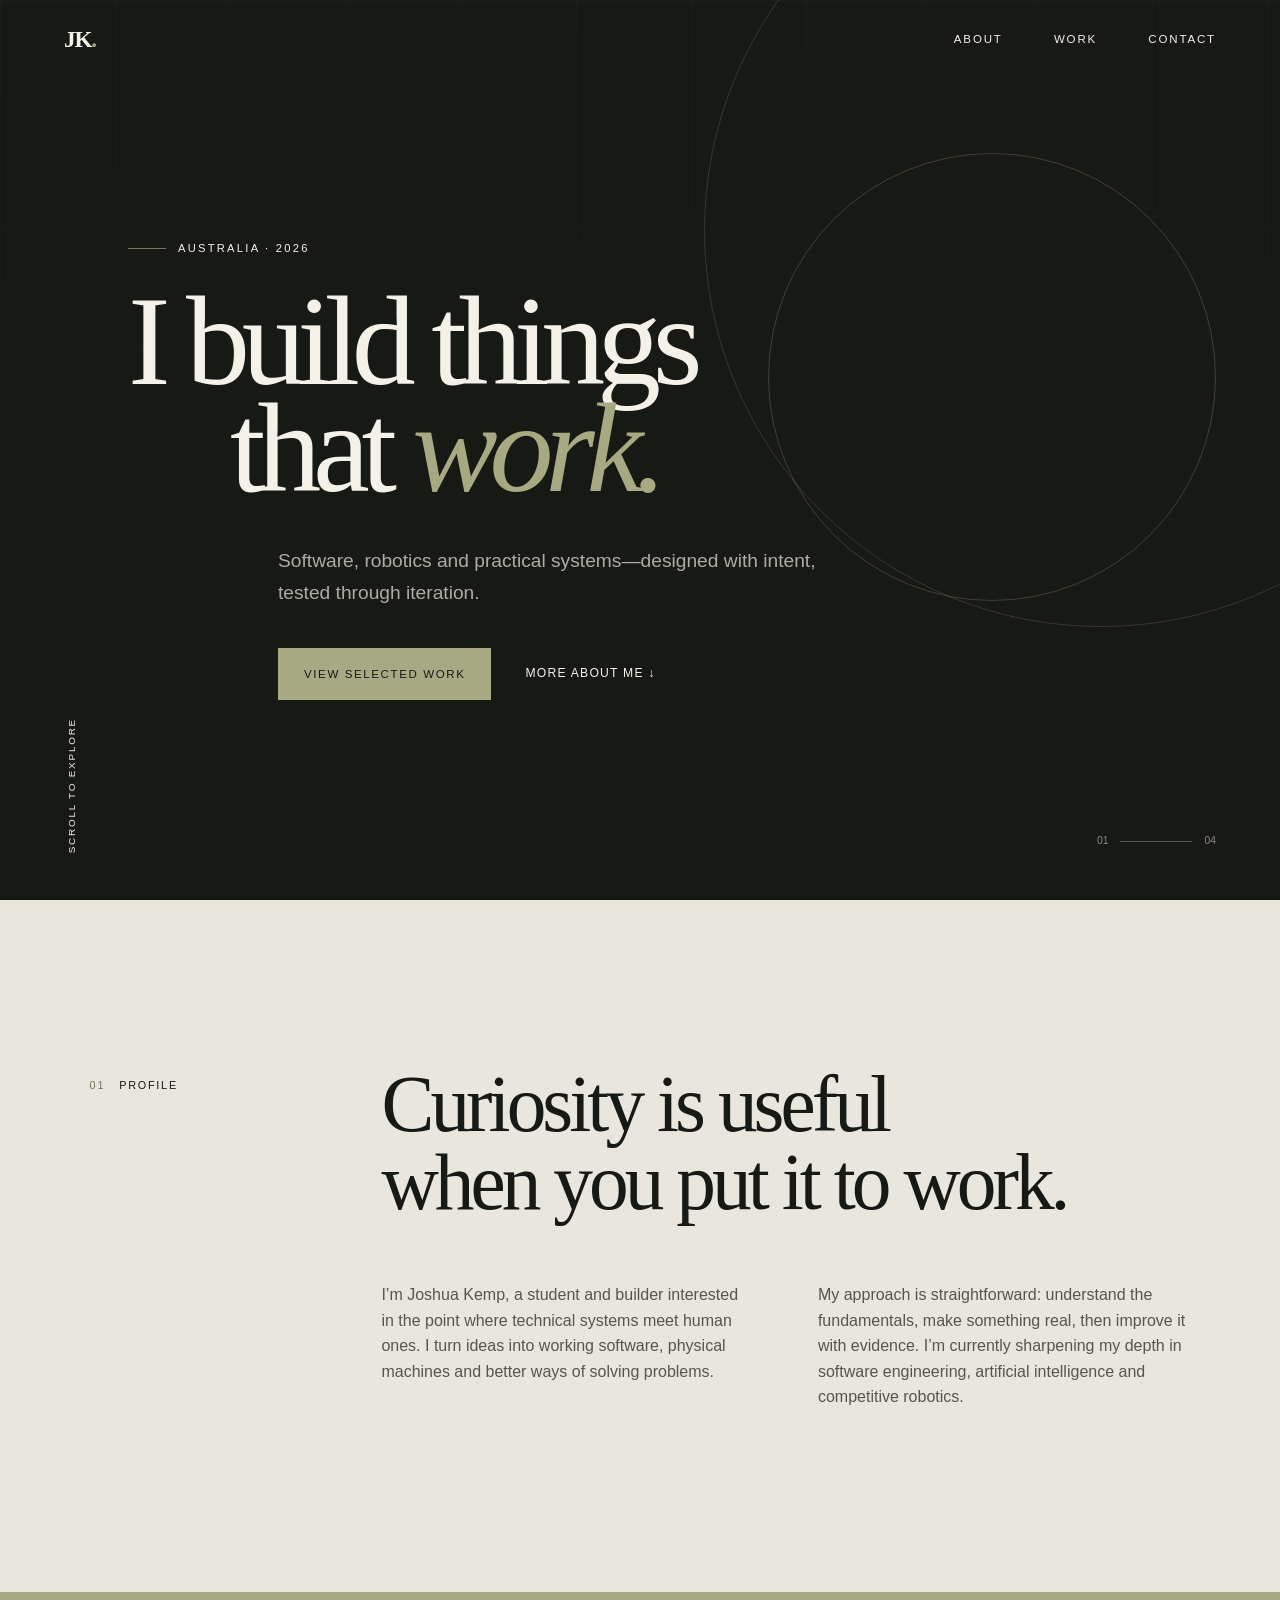
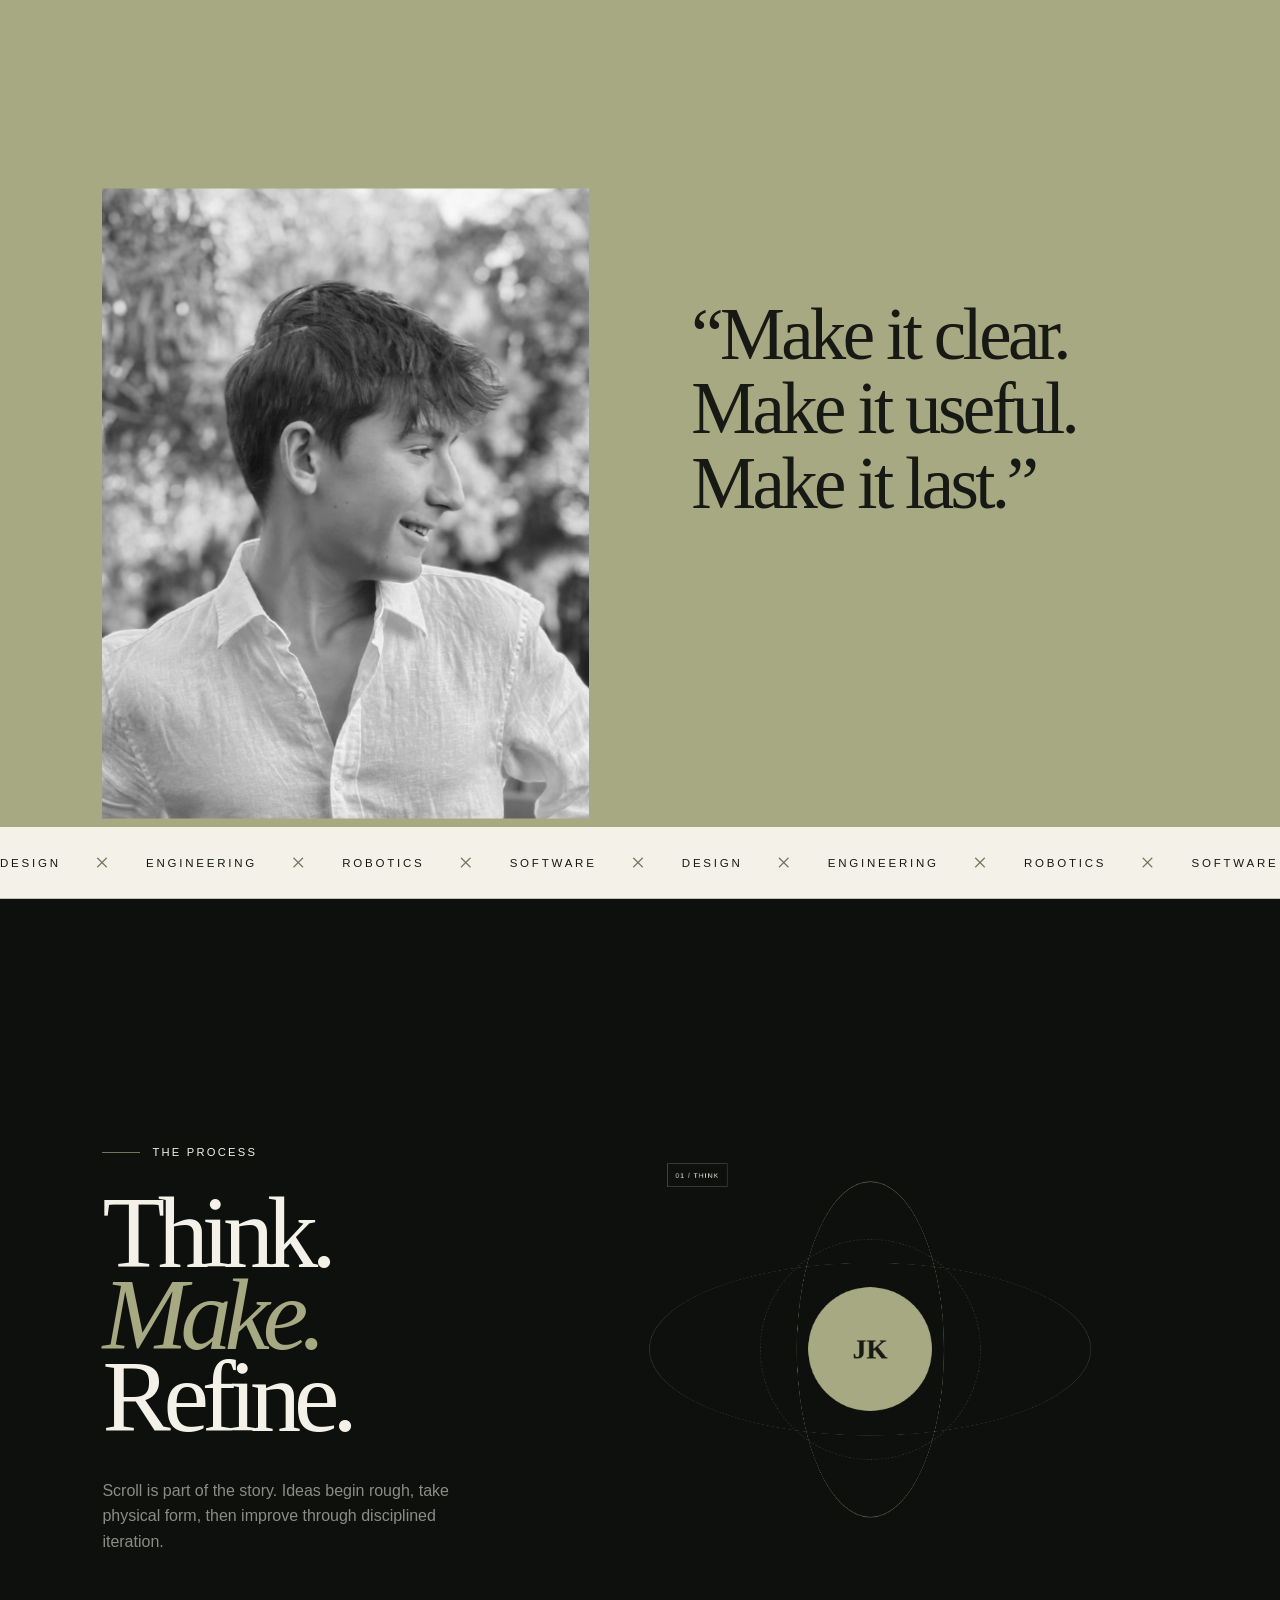
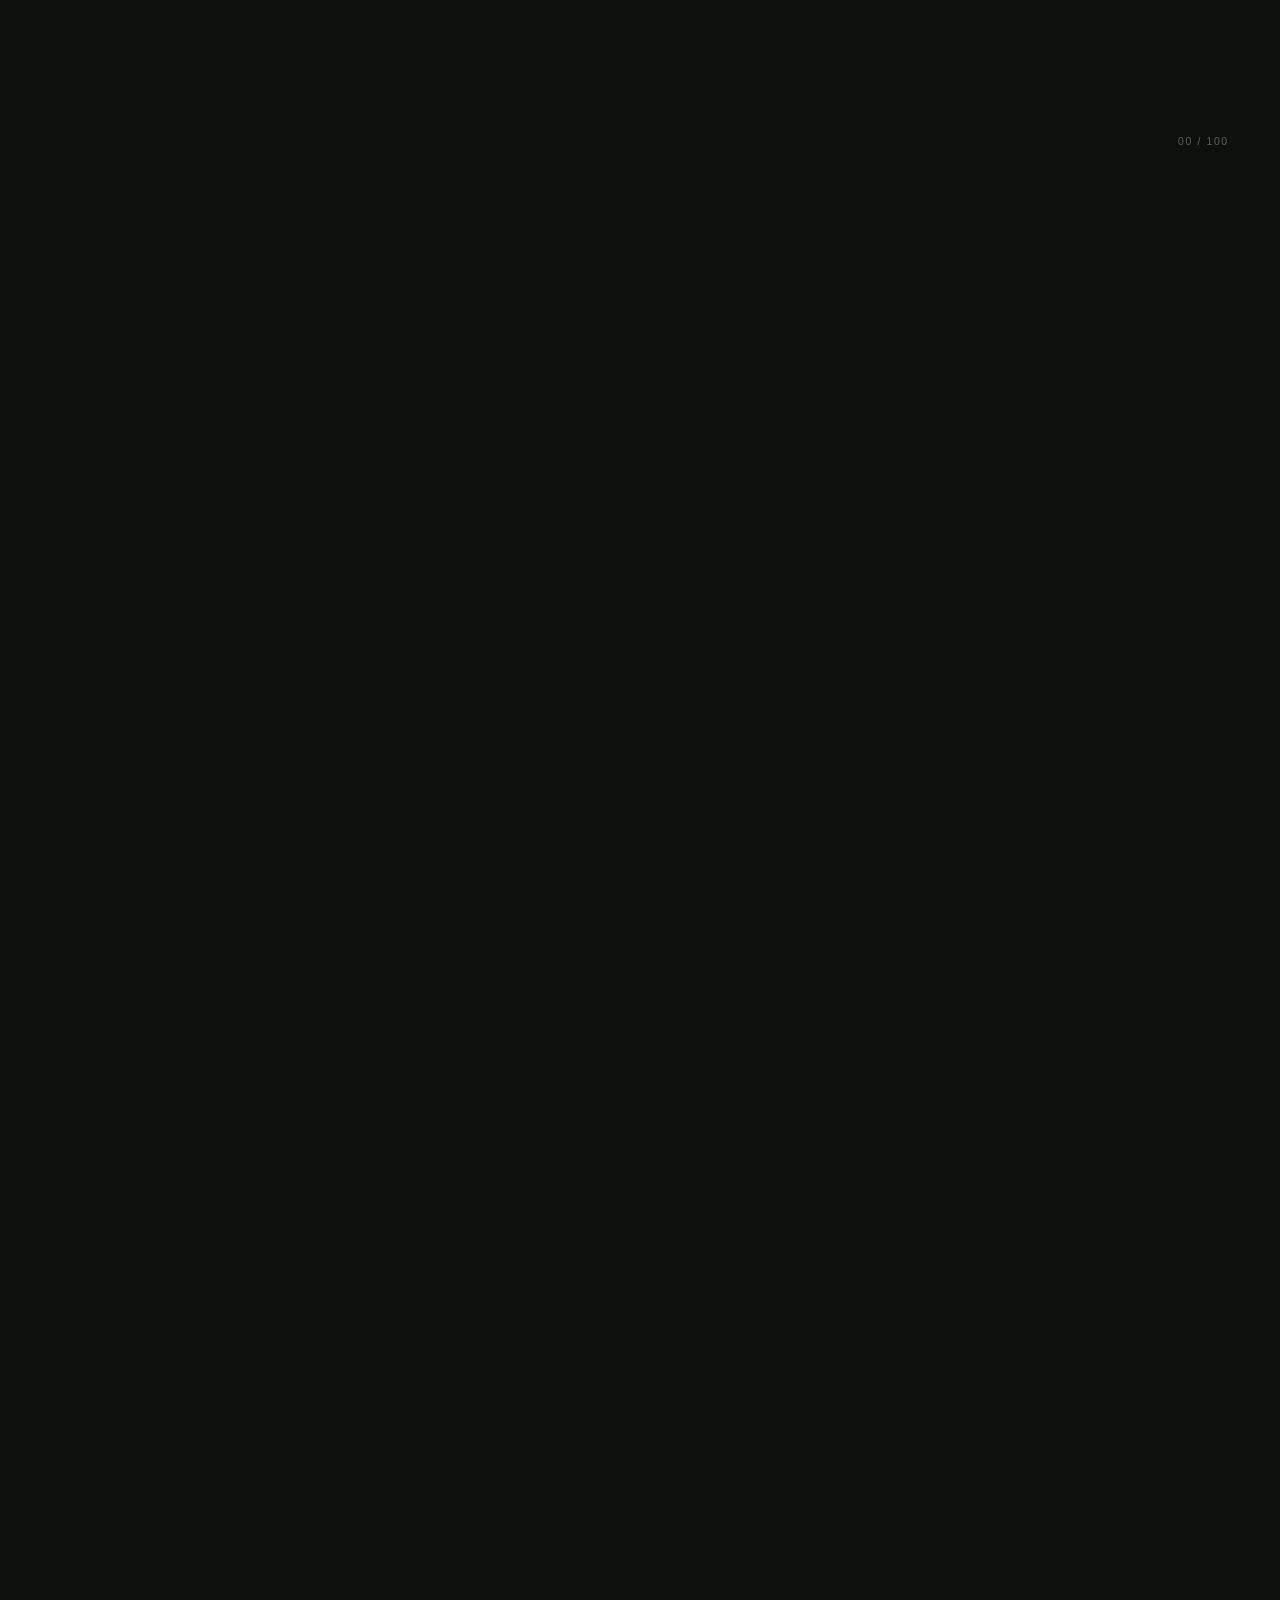
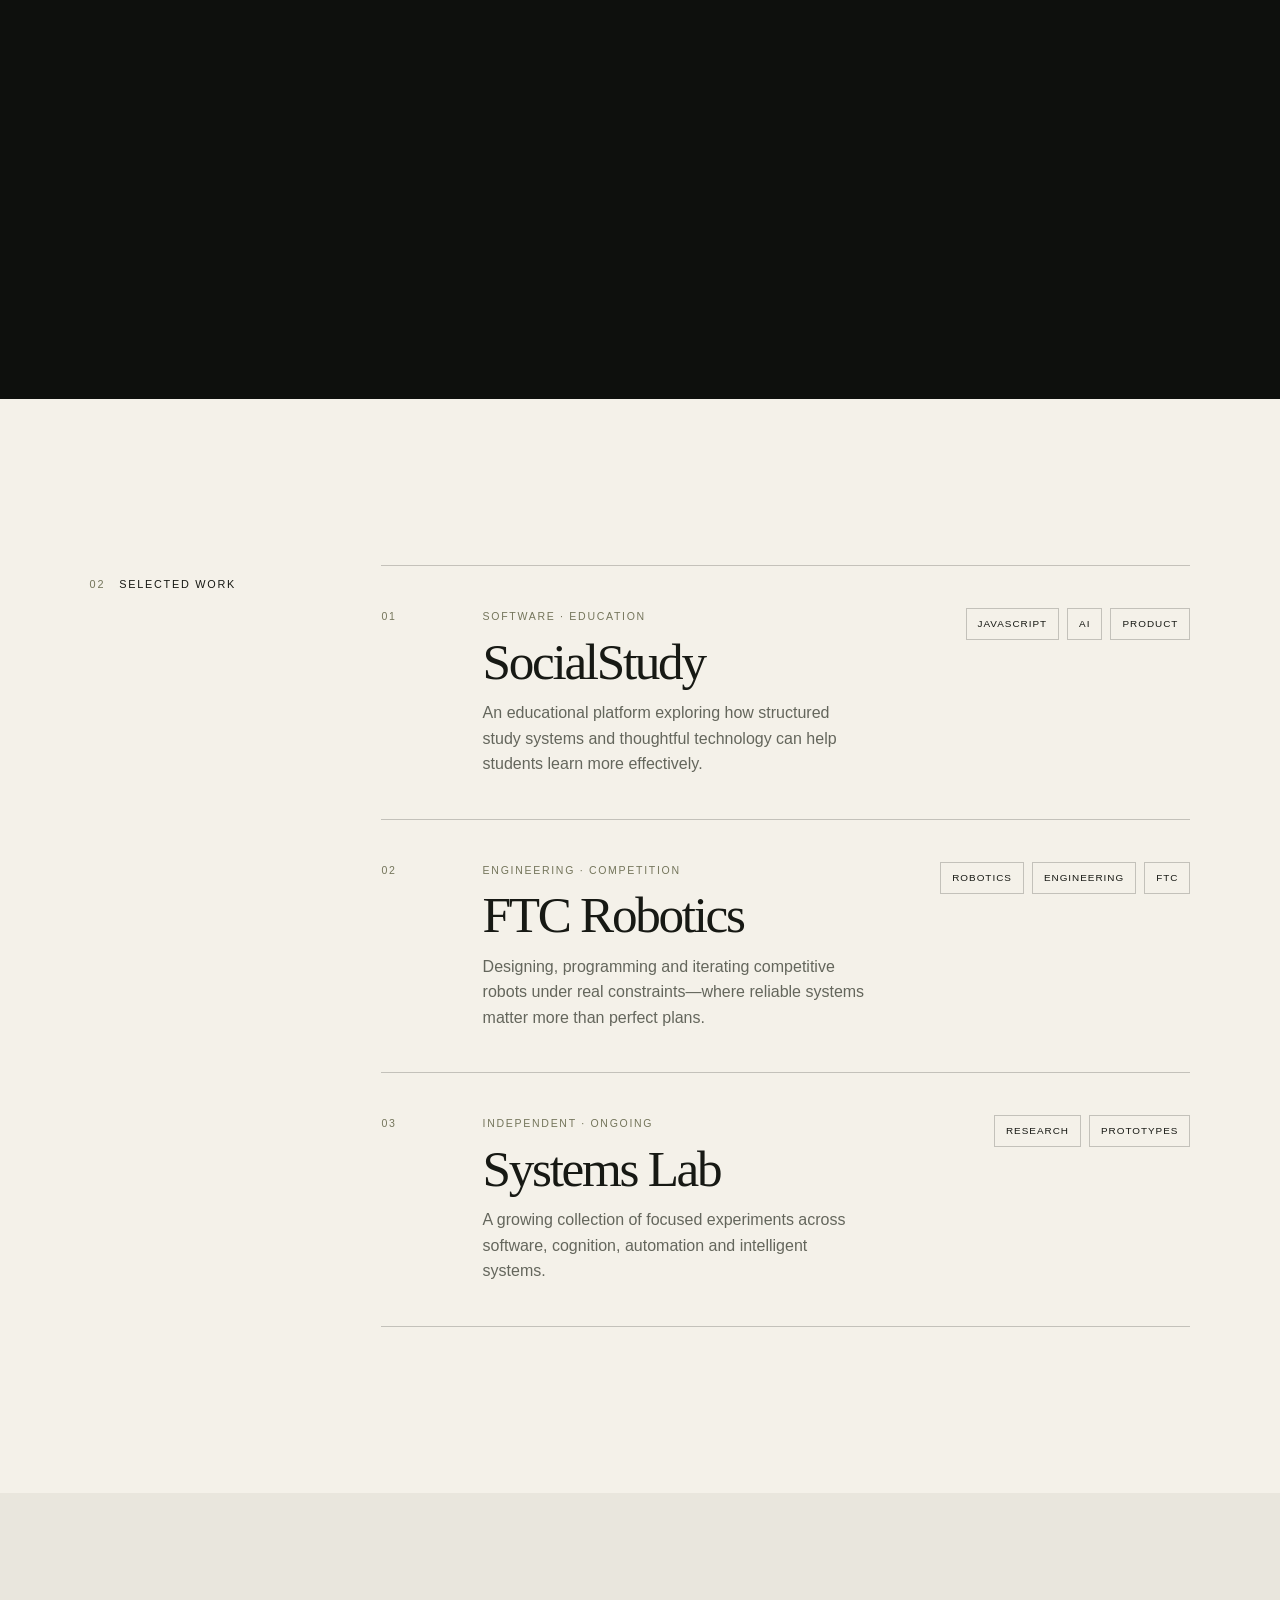
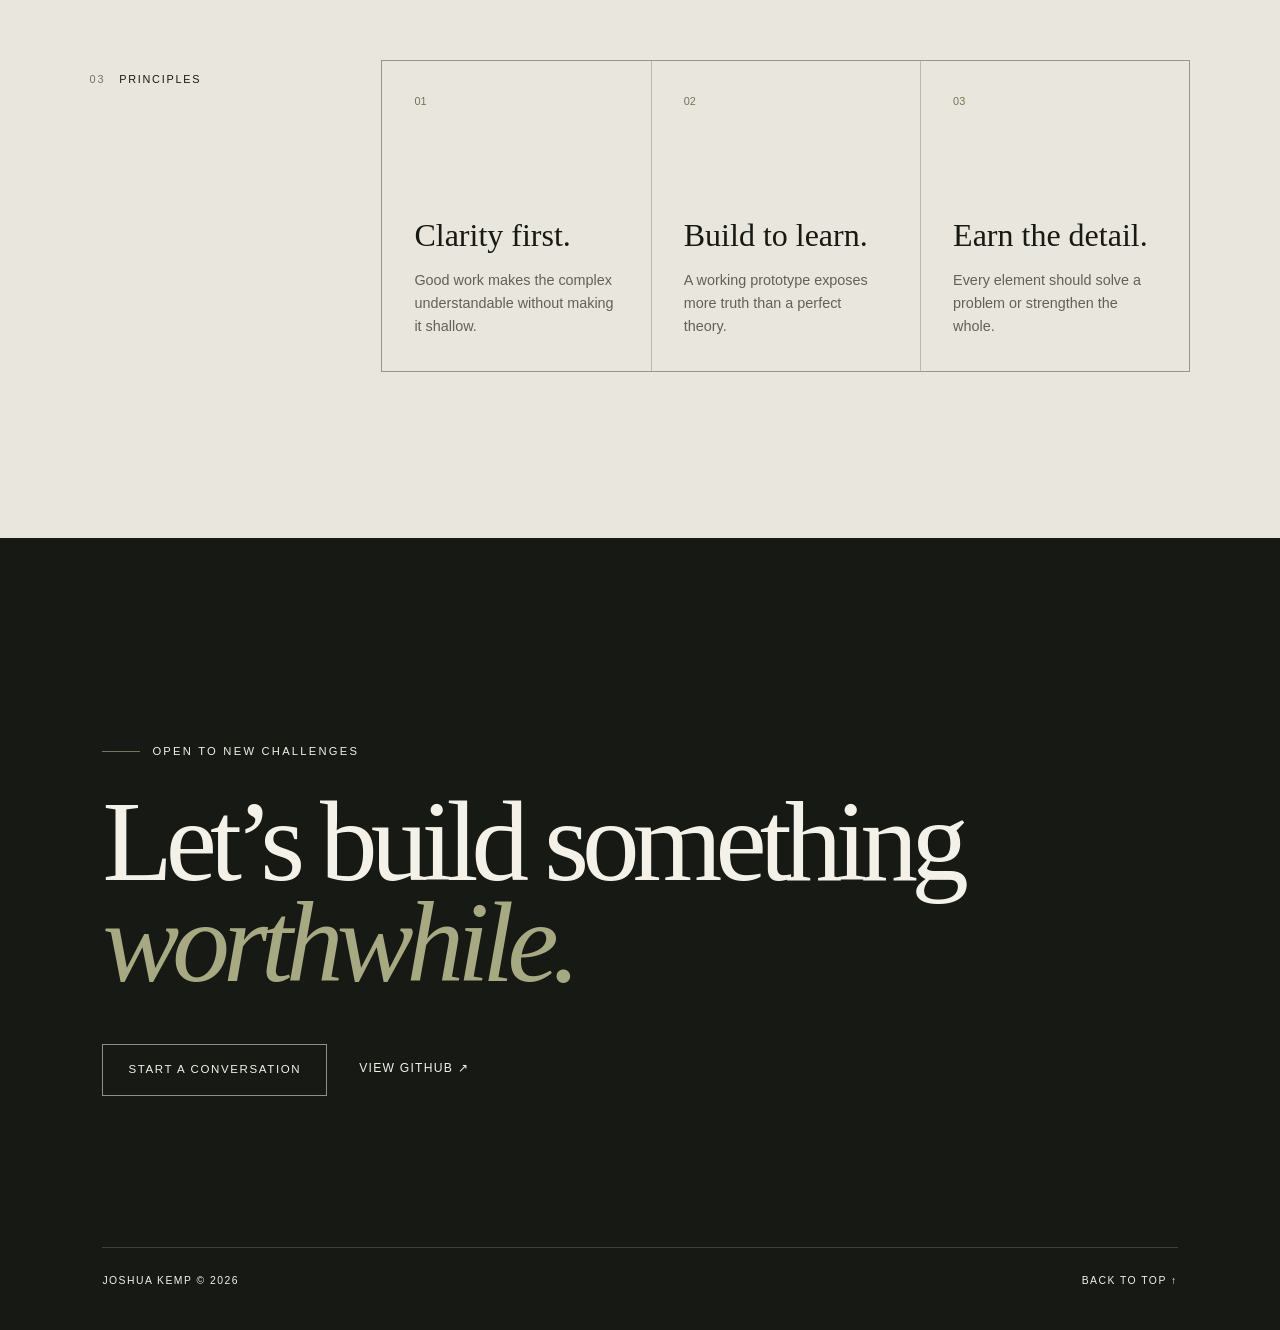
<file: index.html>
<!doctype html>
<html lang="en-AU">
<head>
  <meta charset="utf-8">
  <meta name="viewport" content="width=device-width, initial-scale=1">
  <meta name="description" content="Joshua Kemp — student, software builder and robotics engineer based in Australia.">
  <meta name="theme-color" content="#111310">
  <title>Joshua Kemp — Builder & Engineer</title>
  <link rel="stylesheet" href="styles.css?v=2">
</head>
<body>
  <div class="scroll-progress" aria-hidden="true"></div>
  <div class="cursor-glow" aria-hidden="true"></div>
  <header class="site-header" aria-label="Primary navigation">
    <a class="wordmark" href="#top" aria-label="Joshua Kemp, home">JK<span>.</span></a>
    <nav><a href="#about">About</a><a href="#work">Work</a><a href="#contact">Contact</a></nav>
  </header>
  <main id="top">
    <section class="hero" aria-labelledby="hero-title">
      <div class="hero-grid" aria-hidden="true"></div>
      <div class="hero-orbit orbit-one" data-parallax="-0.08"></div>
      <div class="hero-orbit orbit-two" data-parallax="0.12"></div>
      <div class="hero-content" data-reveal>
        <p class="eyebrow"><span></span> Australia · 2026</p>
        <h1 id="hero-title"><span class="hero-line" data-depth="0.08">I build things</span><span class="hero-line offset" data-depth="-0.05">that <em>work.</em></span></h1>
        <p class="hero-copy">Software, robotics and practical systems—designed with intent, tested through iteration.</p>
        <div class="hero-actions"><a class="button button-solid" href="#work">View selected work</a><a class="text-link" href="#about">More about me <span aria-hidden="true">↓</span></a></div>
      </div>
      <div class="hero-index" aria-hidden="true"><span>01</span><div></div><span>04</span></div>
      <p class="scroll-cue" aria-hidden="true">Scroll to explore</p>
    </section>
    <section class="statement section-shell" id="about">
      <div class="section-label" data-reveal><span>01</span><p>Profile</p></div>
      <div class="statement-copy" data-reveal>
        <h2>Curiosity is useful<br>when you put it to work.</h2>
        <div class="about-grid">
          <p>I’m Joshua Kemp, a student and builder interested in the point where technical systems meet human ones. I turn ideas into working software, physical machines and better ways of solving problems.</p>
          <p>My approach is straightforward: understand the fundamentals, make something real, then improve it with evidence. I’m currently sharpening my depth in software engineering, artificial intelligence and competitive robotics.</p>
        </div>
      </div>
    </section>
    <section class="portrait-break" aria-label="Portrait of Joshua Kemp">
      <div class="portrait-frame" data-parallax="0.06"><img src="portrait.jpeg" alt="Joshua Kemp" loading="lazy"></div>
      <blockquote data-reveal>“Make it clear.<br>Make it useful.<br>Make it last.”</blockquote>
    </section>
    <div class="marquee" aria-hidden="true"><div><span>DESIGN</span><i>×</i><span>ENGINEERING</span><i>×</i><span>ROBOTICS</span><i>×</i><span>SOFTWARE</span><i>×</i><span>DESIGN</span><i>×</i><span>ENGINEERING</span><i>×</i><span>ROBOTICS</span><i>×</i><span>SOFTWARE</span><i>×</i></div></div>
    <section class="scroll-lab" aria-label="How Joshua works">
      <div class="lab-sticky">
        <div class="lab-copy"><p class="eyebrow"><span></span> The process</p><h2>Think.<br><em>Make.</em><br>Refine.</h2><p>Scroll is part of the story. Ideas begin rough, take physical form, then improve through disciplined iteration.</p></div>
        <div class="lab-visual" aria-hidden="true"><div class="lab-ring ring-a"></div><div class="lab-ring ring-b"></div><div class="lab-ring ring-c"></div><div class="lab-core"><span>JK</span></div><div class="lab-chip chip-a">01 / THINK</div><div class="lab-chip chip-b">02 / MAKE</div><div class="lab-chip chip-c">03 / REFINE</div></div>
        <p class="lab-count" aria-hidden="true"><span>0</span> / 100</p>
      </div>
    </section>
    <section class="work section-shell" id="work">
      <div class="section-label" data-reveal><span>02</span><p>Selected work</p></div>
      <div class="work-list">
        <article class="project" data-reveal><div class="project-number">01</div><div><p class="project-type">Software · Education</p><h3>SocialStudy</h3><p>An educational platform exploring how structured study systems and thoughtful technology can help students learn more effectively.</p></div><div class="project-tags"><span>JavaScript</span><span>AI</span><span>Product</span></div></article>
        <article class="project" data-reveal><div class="project-number">02</div><div><p class="project-type">Engineering · Competition</p><h3>FTC Robotics</h3><p>Designing, programming and iterating competitive robots under real constraints—where reliable systems matter more than perfect plans.</p></div><div class="project-tags"><span>Robotics</span><span>Engineering</span><span>FTC</span></div></article>
        <article class="project" data-reveal><div class="project-number">03</div><div><p class="project-type">Independent · Ongoing</p><h3>Systems Lab</h3><p>A growing collection of focused experiments across software, cognition, automation and intelligent systems.</p></div><div class="project-tags"><span>Research</span><span>Prototypes</span></div></article>
      </div>
    </section>
    <section class="principles section-shell">
      <div class="section-label" data-reveal><span>03</span><p>Principles</p></div>
      <div class="principle-grid">
        <article data-reveal><span>01</span><h3>Clarity first.</h3><p>Good work makes the complex understandable without making it shallow.</p></article>
        <article data-reveal><span>02</span><h3>Build to learn.</h3><p>A working prototype exposes more truth than a perfect theory.</p></article>
        <article data-reveal><span>03</span><h3>Earn the detail.</h3><p>Every element should solve a problem or strengthen the whole.</p></article>
      </div>
    </section>
    <section class="contact" id="contact">
      <div class="contact-inner" data-reveal><p class="eyebrow"><span></span> Open to new challenges</p><h2>Let’s build something<br><em>worthwhile.</em></h2><div class="contact-actions"><a class="button button-light" href="mailto:joshdkemp@outlook.com">Start a conversation</a><a class="text-link" href="https://github.com/kempy-code" target="_blank" rel="noopener noreferrer">View GitHub ↗</a></div></div>
      <footer><p>Joshua Kemp © 2026</p><a href="#top">Back to top ↑</a></footer>
    </section>
  </main>
  <script src="js/app.js?v=2"></script>
</body>
</html>
</file>
<file: styles.css>
:root{--ink:#171914;--paper:#e9e6dd;--bone:#f4f1e9;--olive:#74755b;--line:rgba(23,25,20,.22);--serif:"Iowan Old Style","Palatino Linotype",Palatino,Georgia,serif;--sans:"Helvetica Neue",Helvetica,Arial,sans-serif}*{box-sizing:border-box}html{scroll-behavior:smooth}body{margin:0;background:var(--paper);color:var(--ink);font-family:var(--sans);font-size:16px;line-height:1.6;overflow-x:hidden}a{color:inherit;text-decoration:none}img{display:block;width:100%}::selection{background:var(--olive);color:var(--bone)}
.scroll-progress{position:fixed;z-index:100;top:0;left:0;width:100%;height:3px;background:#a7a982;transform:scaleX(0);transform-origin:left}.cursor-glow{position:fixed;z-index:1;left:var(--mouse-x,-100px);top:var(--mouse-y,-100px);width:260px;aspect-ratio:1;border-radius:50%;border:1px solid rgba(167,169,130,.18);pointer-events:none;transform:translate(-50%,-50%) scale(.4);opacity:0;transition:opacity .3s,transform .3s}.cursor-glow.active{opacity:.45;transform:translate(-50%,-50%) scale(1)}
.site-header{position:absolute;z-index:20;top:0;left:0;width:100%;padding:28px clamp(24px,5vw,76px);display:flex;justify-content:space-between;align-items:center;color:var(--bone)}.wordmark{font:700 1.45rem/1 var(--serif);letter-spacing:-.05em}.wordmark span{color:#a7a982}nav{display:flex;gap:clamp(20px,4vw,52px)}nav a{font-size:.72rem;letter-spacing:.16em;text-transform:uppercase}nav a::after,.text-link::after{content:"";display:block;height:1px;width:0;background:currentColor;transition:width .3s ease}nav a:hover::after,nav a:focus-visible::after,.text-link:hover::after{width:100%}
.hero{position:relative;min-height:100svh;display:flex;align-items:center;padding:130px clamp(24px,10vw,150px) 90px;background:var(--ink);color:var(--bone);isolation:isolate;overflow:hidden}.hero-grid{position:absolute;inset:0;z-index:-2;opacity:.13;background-image:linear-gradient(rgba(255,255,255,.15) 1px,transparent 1px),linear-gradient(90deg,rgba(255,255,255,.15) 1px,transparent 1px);background-size:9vw 9vw;mask-image:linear-gradient(to bottom,#000,transparent 90%)}.hero-orbit{position:absolute;z-index:-1;border:1px solid rgba(244,241,233,.14);border-radius:50%;transform:translate3d(0,var(--parallax-y,0),0)}.orbit-one{width:62vw;aspect-ratio:1;right:-17vw;top:-13vw}.orbit-two{width:35vw;aspect-ratio:1;right:5vw;top:17vh;border-color:rgba(167,169,130,.28)}.hero-content{max-width:1000px}.eyebrow{display:flex;align-items:center;gap:12px;margin:0 0 30px;font-size:.7rem;letter-spacing:.2em;text-transform:uppercase}.eyebrow span{width:38px;height:1px;background:var(--olive)}h1,h2,h3,p{margin-top:0}h1{margin:0;font:400 clamp(4.4rem,10vw,9.2rem)/.84 var(--serif);letter-spacing:-.065em}h1 em,.contact h2 em{color:#a7a982;font-weight:400}.hero-copy{max-width:560px;margin:42px 0 0 clamp(0px,12vw,150px);color:rgba(244,241,233,.68);font:400 clamp(1rem,1.5vw,1.25rem)/1.7 var(--sans)}.hero-actions{margin:38px 0 0 clamp(0px,12vw,150px);display:flex;align-items:center;gap:34px;flex-wrap:wrap}.button{display:inline-flex;align-items:center;justify-content:center;min-height:52px;padding:0 25px;border:1px solid;font-size:.72rem;letter-spacing:.14em;text-transform:uppercase;transition:background .25s,color .25s,transform .25s}.button-solid{background:#a7a982;border-color:#a7a982;color:var(--ink)}.button:hover{transform:translateY(-3px)}.text-link{font-size:.76rem;letter-spacing:.1em;text-transform:uppercase}.hero-index{position:absolute;right:clamp(24px,5vw,76px);bottom:50px;display:flex;align-items:center;gap:12px;font-size:.65rem;color:rgba(244,241,233,.5)}.hero-index div{width:72px;height:1px;background:rgba(244,241,233,.28)}.scroll-cue{position:absolute;left:clamp(24px,5vw,76px);bottom:47px;margin:0;font-size:.62rem;letter-spacing:.18em;text-transform:uppercase;writing-mode:vertical-rl;transform:rotate(180deg)}
.hero-line{display:block;will-change:transform}.hero-line.offset{margin-left:clamp(0px,8vw,120px)}
.section-shell{display:grid;grid-template-columns:minmax(120px,1fr) minmax(0,4fr);gap:clamp(30px,7vw,110px);padding:clamp(90px,13vw,190px) clamp(24px,7vw,110px)}.section-label{display:flex;gap:14px;align-items:flex-start;padding-top:11px;font-size:.68rem;letter-spacing:.16em;text-transform:uppercase}.section-label span{color:var(--olive)}.statement-copy h2{margin-bottom:60px;font:400 clamp(2.9rem,6.2vw,6.4rem)/.98 var(--serif);letter-spacing:-.05em}.about-grid{display:grid;grid-template-columns:repeat(2,1fr);gap:clamp(25px,5vw,80px);max-width:880px}.about-grid p{color:#55574e}
.portrait-break{min-height:90vh;padding:8vw;background:#a7a982;display:grid;grid-template-columns:minmax(250px,1fr) minmax(280px,1fr);align-items:center;gap:8vw;overflow:hidden}.portrait-frame{height:min(70vh,760px);overflow:hidden;transform:translate3d(0,var(--parallax-y,0),0)}.portrait-frame img{height:115%;object-fit:cover;object-position:center 30%;filter:grayscale(1) contrast(1.05);transform:translateY(-7%)}blockquote{margin:0;color:var(--ink);font:400 clamp(2.6rem,5.7vw,6.2rem)/1.02 var(--serif);letter-spacing:-.05em}
.marquee{overflow:hidden;background:var(--bone);border-bottom:1px solid var(--line);padding:22px 0;white-space:nowrap}.marquee>div{display:inline-flex;align-items:center;gap:34px;width:max-content;will-change:transform;font-size:.72rem;letter-spacing:.24em}.marquee i{color:var(--olive);font:400 1.6rem/1 var(--serif)}
.scroll-lab{height:300vh;background:#0e100d;color:var(--bone)}.lab-sticky{position:sticky;top:0;height:100vh;overflow:hidden;display:grid;grid-template-columns:1fr 1.2fr;align-items:center;padding:8vw}.lab-copy{position:relative;z-index:2}.lab-copy h2{margin:0;font:400 clamp(4rem,8vw,8rem)/.8 var(--serif);letter-spacing:-.07em}.lab-copy h2 em{color:#a7a982;font-weight:400}.lab-copy>p:last-child{max-width:390px;margin:40px 0 0;color:rgba(244,241,233,.55)}.lab-visual{--p:var(--lab-progress,0);position:relative;justify-self:center;width:min(48vw,620px);aspect-ratio:1;transform:scale(calc(.72 + var(--p) * .28)) rotate(calc(var(--p) * 90deg));will-change:transform}.lab-ring{position:absolute;inset:0;border:1px solid rgba(244,241,233,.18);border-radius:50%}.ring-a{transform:rotateX(67deg) rotateZ(calc(var(--p) * 260deg))}.ring-b{inset:12%;border-color:rgba(167,169,130,.5);transform:rotateY(64deg) rotateZ(calc(var(--p) * -320deg))}.ring-c{inset:25%;border-style:dashed;transform:rotate(calc(var(--p) * 420deg))}.lab-core{position:absolute;inset:36%;border-radius:50%;display:grid;place-items:center;background:#a7a982;color:var(--ink);box-shadow:0 0 calc(100px * var(--p)) rgba(167,169,130,.35);transform:rotate(calc(var(--p) * -90deg))}.lab-core span{font:700 clamp(1.4rem,3vw,2.6rem)/1 var(--serif)}.lab-chip{position:absolute;padding:8px 11px;border:1px solid rgba(244,241,233,.25);background:#0e100d;font-size:.6rem;letter-spacing:.14em;transform:rotate(calc(var(--p) * -90deg))}.chip-a{top:8%;left:4%;opacity:calc(1 - var(--p) * 2)}.chip-b{top:20%;right:-2%;opacity:calc((var(--p) - .2) * 3)}.chip-c{bottom:8%;left:10%;opacity:calc((var(--p) - .6) * 4)}.lab-count{position:absolute;right:4vw;bottom:3vw;color:rgba(244,241,233,.35);font-size:.65rem;letter-spacing:.16em}
.work{background:var(--bone)}.work-list{border-top:1px solid var(--line)}.project{display:grid;grid-template-columns:50px minmax(0,1fr) minmax(180px,.7fr);gap:clamp(20px,4vw,60px);padding:42px 0;border-bottom:1px solid var(--line);transition:padding .3s ease,background .3s ease}.project:hover{padding-left:18px;padding-right:18px;background:rgba(116,117,91,.06)}.project-number,.project-type{color:var(--olive);font-size:.66rem;letter-spacing:.16em;text-transform:uppercase}.project h3{margin:4px 0 13px;font:400 clamp(2.3rem,4vw,4.2rem)/1 var(--serif);letter-spacing:-.045em}.project p:not(.project-type){max-width:650px;margin-bottom:0;color:#64665c}.project-tags{display:flex;flex-wrap:wrap;justify-content:flex-end;align-content:flex-start;gap:8px}.project-tags span{padding:7px 11px;border:1px solid var(--line);font-size:.62rem;letter-spacing:.1em;text-transform:uppercase}
.principles{background:var(--paper)}.principle-grid{display:grid;grid-template-columns:repeat(3,1fr);gap:1px;background:var(--line);border:1px solid var(--line)}.principle-grid article{min-height:310px;padding:32px;background:var(--paper);display:flex;flex-direction:column}.principle-grid article>span{color:var(--olive);font-size:.68rem}.principle-grid h3{margin:auto 0 18px;font:400 2rem/1 var(--serif)}.principle-grid p{color:#606258;font-size:.9rem;margin-bottom:0}
.contact{min-height:88vh;padding:clamp(90px,12vw,170px) clamp(24px,8vw,120px) 30px;background:var(--ink);color:var(--bone);display:flex;flex-direction:column}.contact-inner{margin:auto 0}.contact h2{margin-bottom:50px;font:400 clamp(3.7rem,9vw,9rem)/.88 var(--serif);letter-spacing:-.06em}.contact-actions{display:flex;align-items:center;gap:32px;flex-wrap:wrap}.button-light{border-color:rgba(244,241,233,.55)}.button-light:hover{background:var(--bone);color:var(--ink)}footer{margin-top:100px;padding-top:25px;border-top:1px solid rgba(244,241,233,.18);display:flex;justify-content:space-between;font-size:.65rem;letter-spacing:.14em;text-transform:uppercase}
[data-reveal]{opacity:0;transform:translateY(35px);transition:opacity .8s ease,transform .8s cubic-bezier(.2,.7,.2,1)}[data-reveal].is-visible{opacity:1;transform:translateY(0)}
@media(max-width:760px){.site-header{padding-top:22px}nav{gap:16px}nav a{font-size:.62rem}.hero{align-items:flex-end;padding-bottom:130px}.hero-copy,.hero-actions{margin-left:0}.hero-line.offset{margin-left:0}.hero-index{display:none}.scroll-cue{writing-mode:initial;transform:none;bottom:30px}.section-shell{grid-template-columns:1fr}.section-label{border-bottom:1px solid var(--line)}.about-grid,.portrait-break,.principle-grid{grid-template-columns:1fr}.portrait-break{padding:70px 24px}.portrait-frame{height:58vh}.lab-sticky{grid-template-columns:1fr;padding:80px 24px}.lab-copy{align-self:start}.lab-copy>p:last-child{display:none}.lab-visual{position:absolute;right:-30vw;bottom:5vh;width:100vw;opacity:.72}.project{grid-template-columns:35px 1fr}.project-tags{grid-column:2;justify-content:flex-start}.principle-grid article{min-height:230px}.cursor-glow{display:none}}
@media(prefers-reduced-motion:reduce){html{scroll-behavior:auto}*,*::before,*::after{animation-duration:.01ms!important;transition-duration:.01ms!important}[data-reveal]{opacity:1;transform:none}[data-parallax]{transform:none!important}}
</file>
